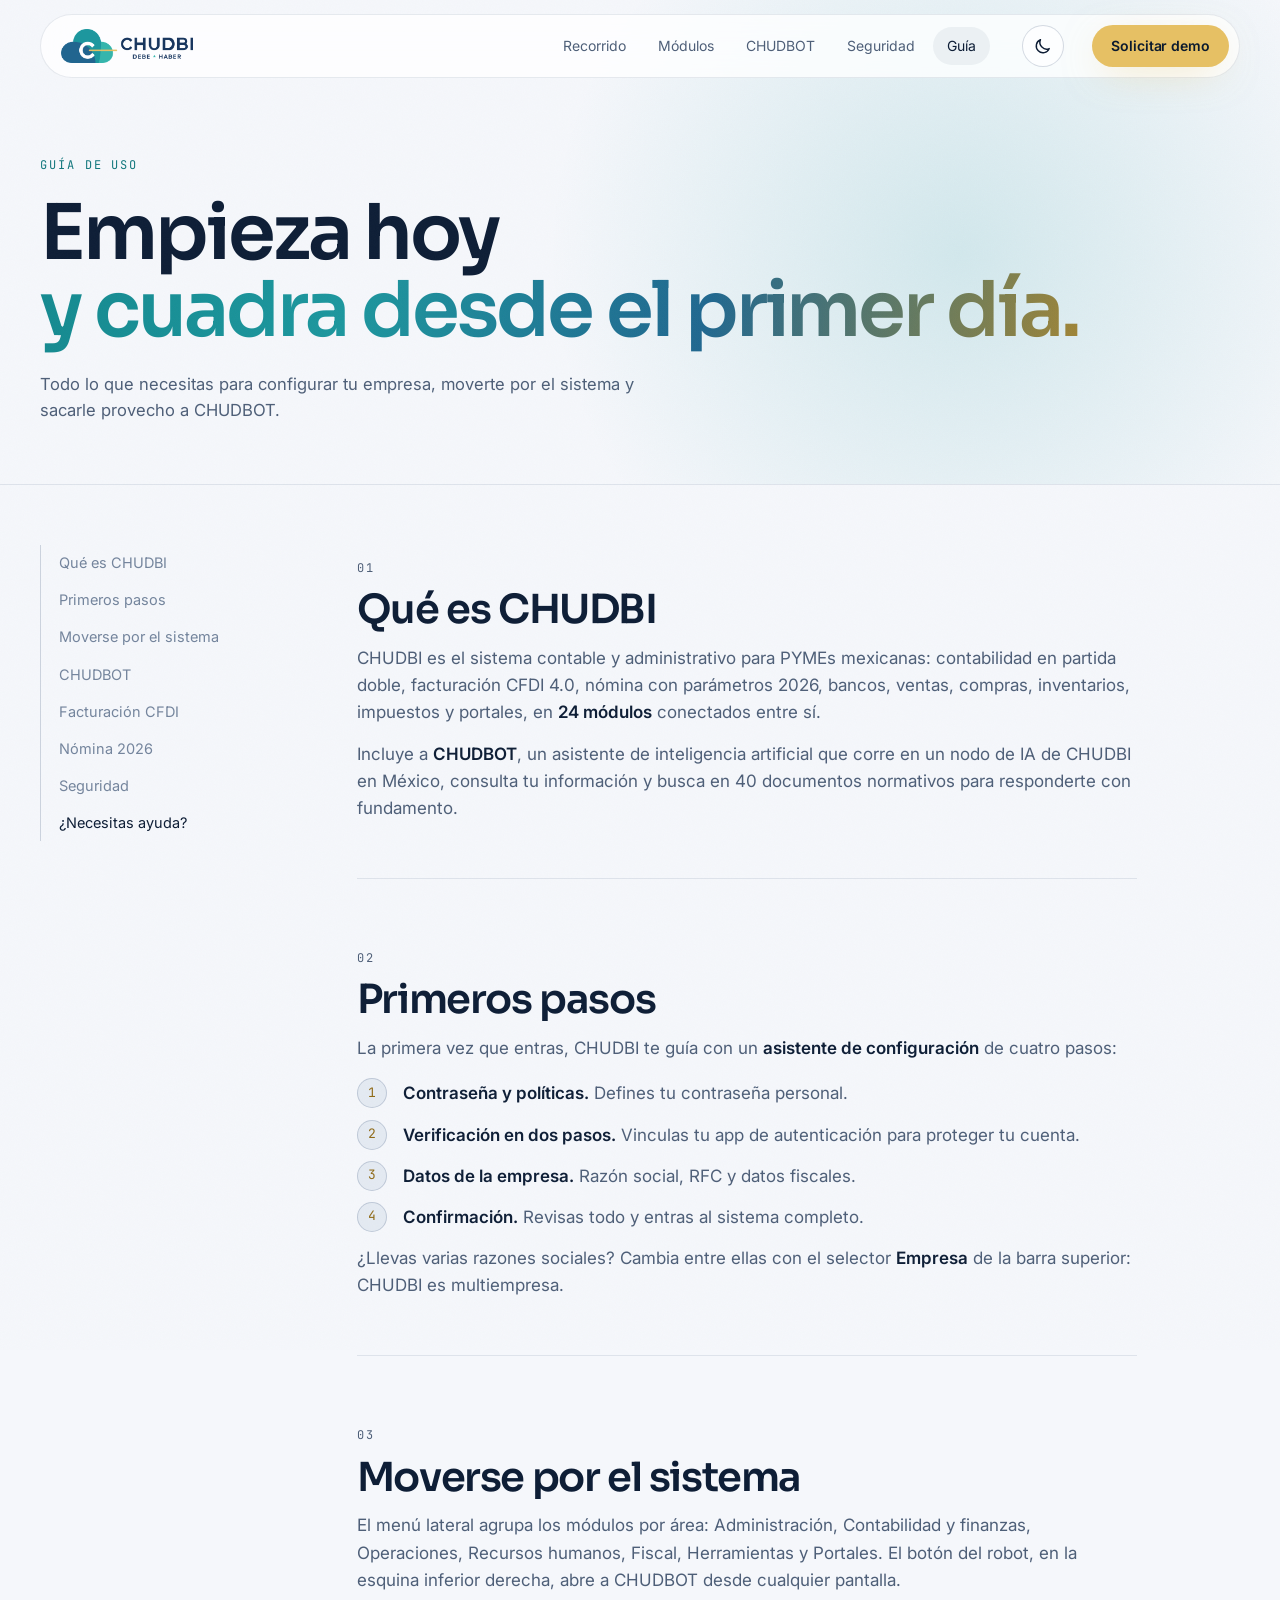
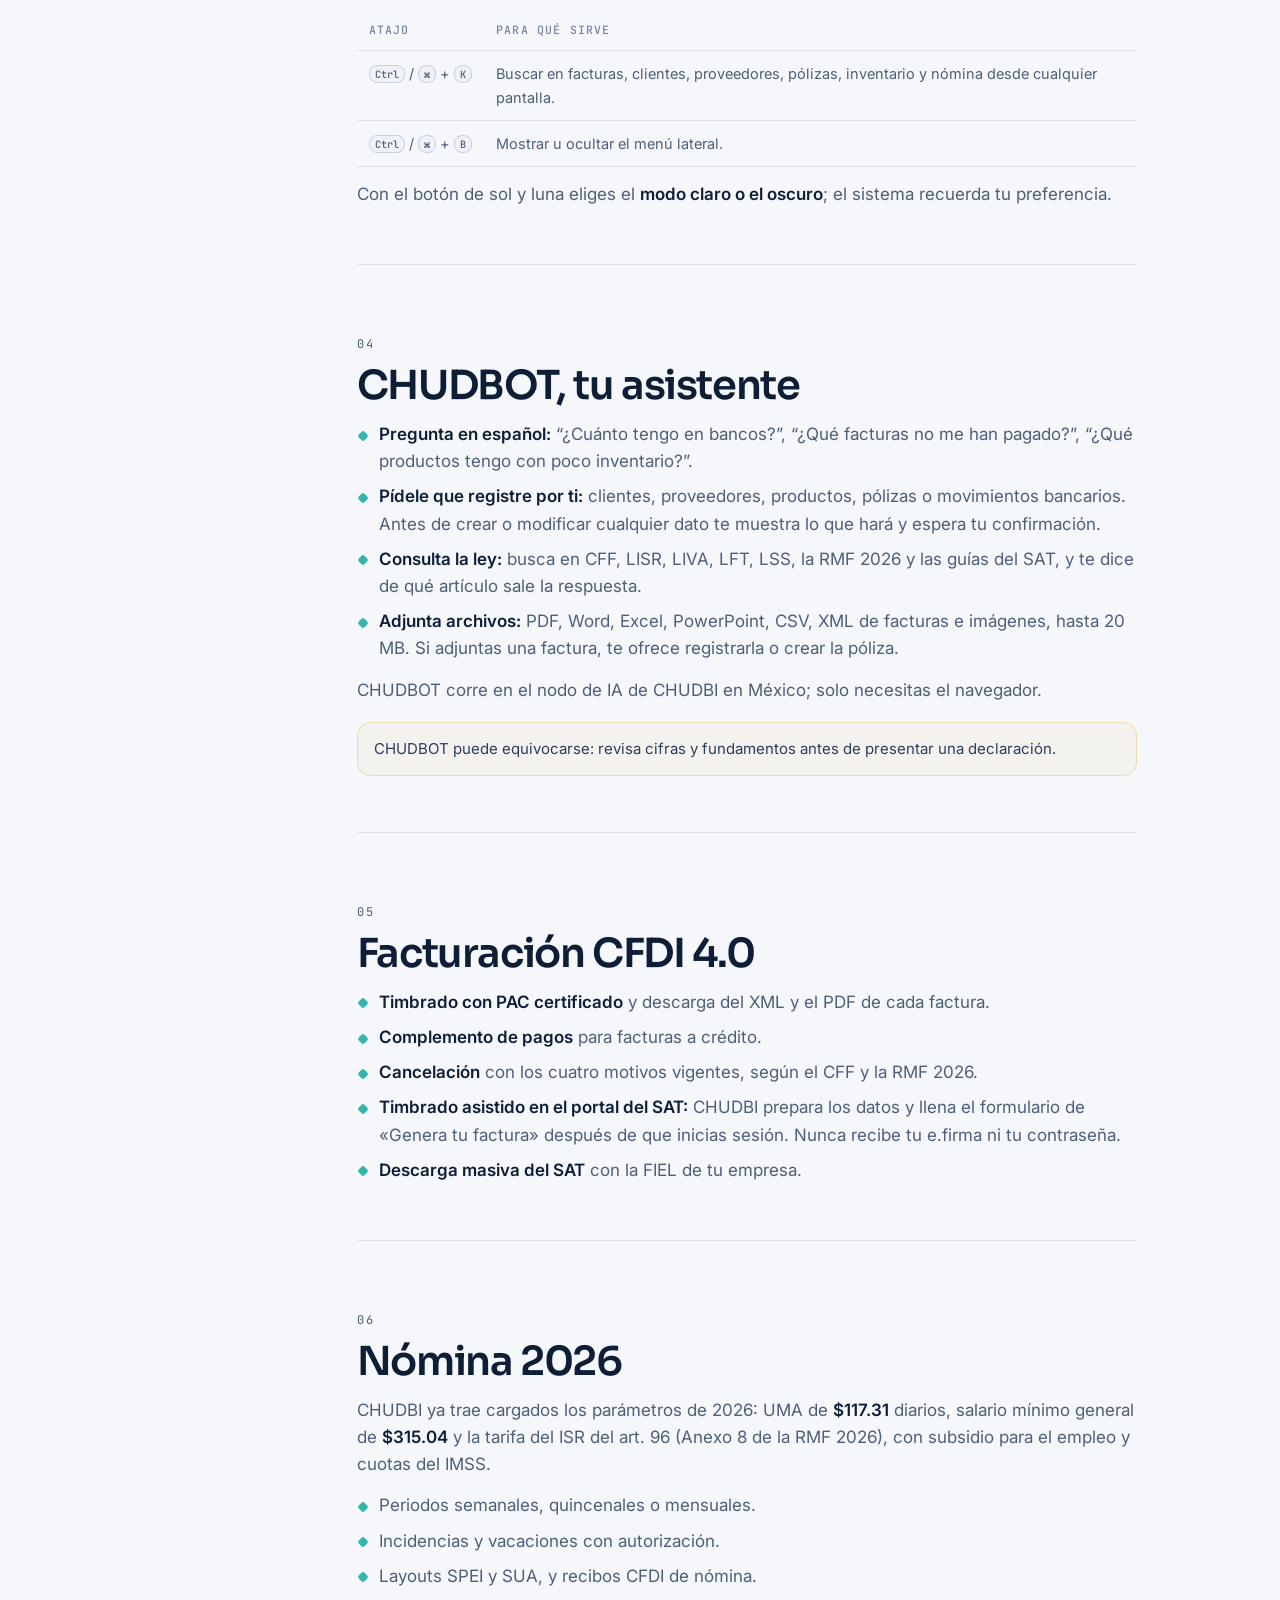
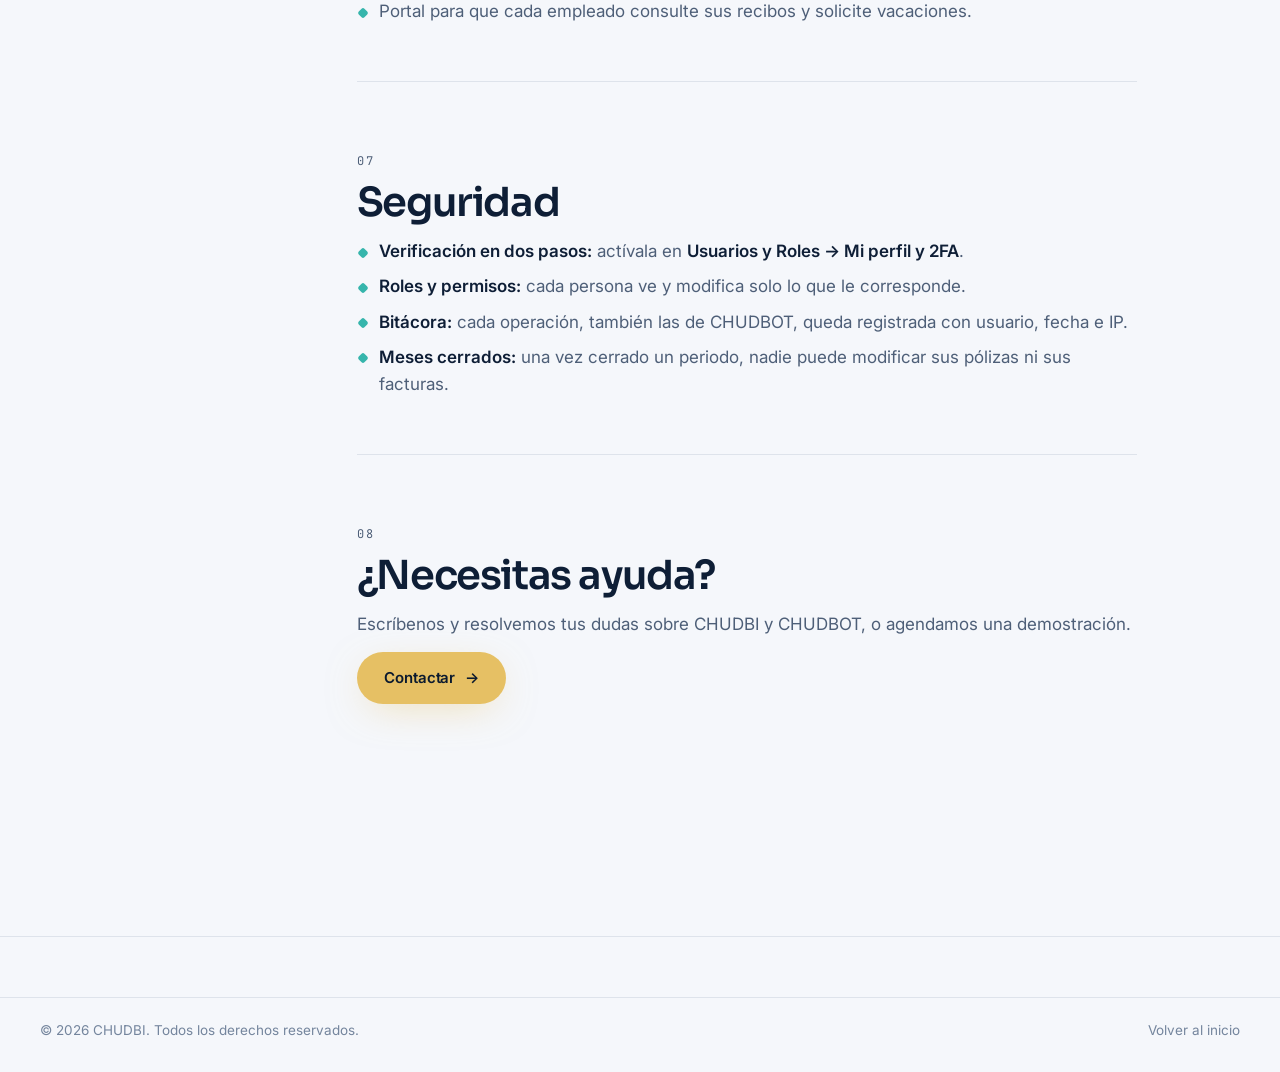
<file: documentacion.html>
<!DOCTYPE html>
<html lang="es-MX">
<head>
  <meta charset="UTF-8">
  <meta name="viewport" content="width=device-width, initial-scale=1.0">
  <title>Guía de uso de CHUDBI: primeros pasos, CFDI 4.0 y nómina 2026</title>
  <meta name="description" content="Guía de uso de CHUDBI: primeros pasos, cómo moverte por el sistema, CHUDBOT, facturación CFDI 4.0, nómina 2026 y seguridad.">
  <meta name="theme-color" content="#F5F7FB">
  <meta name="color-scheme" content="light dark">
  <link rel="canonical" href="https://www.chudbi.com.mx/documentacion.html">
  <meta property="og:type" content="article">
  <meta property="og:locale" content="es_MX">
  <meta property="og:site_name" content="CHUDBI">
  <meta property="og:title" content="Guía de uso de CHUDBI: primeros pasos, CFDI 4.0 y nómina 2026">
  <meta property="og:description" content="Cómo empezar en CHUDBI, moverte por el sistema, usar CHUDBOT, facturar con CFDI 4.0 y calcular la nómina 2026.">
  <meta property="og:url" content="https://www.chudbi.com.mx/documentacion.html">
  <meta property="og:image" content="https://www.chudbi.com.mx/assets/brand/og-image.jpg">
  <meta name="twitter:card" content="summary_large_image">
  <link rel="icon" type="image/png" href="assets/brand/favicon-64.png">
  <link rel="apple-touch-icon" href="assets/brand/apple-touch-icon.png">
  <link rel="preconnect" href="https://fonts.googleapis.com">
  <link rel="preconnect" href="https://fonts.gstatic.com" crossorigin>
  <link href="https://fonts.googleapis.com/css2?family=Inter:wght@400;500;600&family=JetBrains+Mono:wght@400;500&family=Sora:wght@400;500;600;700&display=swap" rel="stylesheet">
  <script>
    // Tema antes de pintar: lo que eligió la persona o, si no, el claro
    (function () {
      var d = document.documentElement, t = null;
      try { t = localStorage.getItem('chudbi-tema'); } catch (e) {}
      if (t !== 'light' && t !== 'dark') t = 'light';
      d.setAttribute('data-theme', t);
    })();
  </script>
  <link rel="stylesheet" href="assets/css/main.css">
  <style>
    html { scroll-behavior: smooth; }
    @media (prefers-reduced-motion: reduce) { html { scroll-behavior: auto; } }
    .docs-hero { position: relative; padding: 150px 0 60px; overflow: hidden; border-bottom: 1px solid var(--line); }
    .docs-hero::before { content: ''; position: absolute; inset: -40% -10% auto auto; width: 70vw; height: 70vw; border-radius: 50%; background: radial-gradient(circle, var(--glow-teal), transparent 65%); pointer-events: none; }
    .docs-hero h1 { font-family: var(--f-display); font-weight: 600; letter-spacing: -.04em; line-height: 1; font-size: clamp(2.6rem, 6vw, 5rem); margin-top: 18px; }
    .docs { display: grid; grid-template-columns: 240px minmax(0, 1fr); gap: clamp(32px, 6vw, 90px); padding-block: 60px 120px; }
    .docs-toc { position: sticky; top: 110px; align-self: start; display: grid; gap: 2px; border-left: 1px solid var(--line-2); padding-left: 18px; }
    .docs-toc a { color: var(--faint); font-size: 14.5px; padding: 6px 0; transition: color .2s; }
    .docs-toc a:hover, .docs-toc a.is-current { color: var(--text); }
    .docs-body { max-width: 780px; }
    .docs-body section { scroll-margin-top: 110px; padding-bottom: 56px; margin-bottom: 56px; border-bottom: 1px solid var(--line); }
    .docs-body section:last-child { border-bottom: 0; }
    .docs-body h2 { font-size: clamp(1.8rem, 3.2vw, 2.5rem); margin-top: 10px; }
    .docs-body p, .docs-body li { color: var(--muted); }
    .docs-body p { margin-top: 14px; }
    .docs-body strong { color: var(--text); font-weight: 600; }
    .docs-body ul.list { margin-top: 14px; display: grid; gap: 8px; }
    .docs-body ul.list li { position: relative; padding-left: 22px; }
    .docs-body ul.list li::before { content: ''; position: absolute; left: 2px; top: .62em; width: 8px; height: 8px; border-radius: 2px; transform: rotate(45deg); background: var(--mint); }
    .docs-body ol.steps { margin-top: 18px; display: grid; gap: 14px; counter-reset: paso; }
    .docs-body ol.steps > li { counter-increment: paso; position: relative; padding-left: 46px; }
    .docs-body ol.steps > li::before { content: counter(paso); position: absolute; left: 0; top: -2px; width: 30px; height: 30px; border-radius: 50%; display: grid; place-content: center; font-family: var(--f-mono); font-size: 13px; background: var(--bg-3); border: 1px solid var(--line-2); color: var(--gold-ink); }
    table { width: 100%; border-collapse: collapse; margin-top: 16px; font-size: 14.5px; }
    th, td { text-align: left; padding: 11px 12px; border-bottom: 1px solid var(--line); vertical-align: top; }
    th { font-family: var(--f-mono); font-size: 11.5px; font-weight: 500; letter-spacing: .1em; text-transform: uppercase; color: var(--faint); }
    td { color: var(--muted); }
    td:first-child { white-space: nowrap; }
    .table-wrap { overflow-x: auto; }
    .docs-body p.note { margin-top: 18px; padding: 14px 16px; border-radius: 14px; border: 1px solid rgba(230, 192, 100, .45); background: rgba(230, 192, 100, .08); color: var(--text-2); font-size: 15px; }
    .docs-cta { margin-top: 22px; }
    @media (max-width: 900px) {
      .docs { grid-template-columns: minmax(0, 1fr); }
      .docs-toc { position: static; border-left: 0; padding-left: 0; grid-template-columns: repeat(2, minmax(0, 1fr)); gap: 4px 16px; }
    }
  </style>
  <!-- Google tag (gtag.js) -->
  <script async src="https://www.googletagmanager.com/gtag/js?id=G-S3BDRFKE6S"></script>
  <script>
    window.dataLayer = window.dataLayer || [];
    function gtag(){dataLayer.push(arguments);}
    gtag('js', new Date());
    gtag('config', 'G-S3BDRFKE6S');
  </script>
</head>
<body>
  <a class="skip" href="#contenido">Saltar al contenido</a>
  <header class="nav is-solid" data-nav>
    <div class="nav-inner">
      <a href="index.html" class="nav-logo" aria-label="CHUDBI, volver al inicio">
        <img class="only-dark" src="assets/brand/logo-h-white.png" alt="CHUDBI · Debe Haber" width="900" height="231">
        <img class="only-light" src="assets/brand/logo-h.png" alt="CHUDBI · Debe Haber" width="900" height="231">
      </a>
      <nav class="nav-links" aria-label="Secciones">
        <a href="index.html#recorrido">Recorrido</a>
        <a href="index.html#modulos">Módulos</a>
        <a href="index.html#chudbot">CHUDBOT</a>
        <a href="index.html#seguridad">Seguridad</a>
        <a href="documentacion.html" class="is-current" aria-current="page">Guía</a>
      </nav>
      <button class="theme-toggle" type="button" data-theme-toggle aria-label="Cambiar a modo oscuro">
        <svg class="i-sun" viewBox="0 0 24 24" fill="none" stroke="currentColor" stroke-width="1.8" stroke-linecap="round" aria-hidden="true"><circle cx="12" cy="12" r="4.2"/><path d="M12 2.5v2.2M12 19.3v2.2M4.6 4.6l1.6 1.6M17.8 17.8l1.6 1.6M2.5 12h2.2M19.3 12h2.2M4.6 19.4l1.6-1.6M17.8 6.2l1.6-1.6"/></svg>
        <svg class="i-moon" viewBox="0 0 24 24" fill="none" stroke="currentColor" stroke-width="1.8" stroke-linecap="round" stroke-linejoin="round" aria-hidden="true"><path d="M20.5 14.6A8.5 8.5 0 0 1 9.4 3.5a8.5 8.5 0 1 0 11.1 11.1Z"/></svg>
      </button>
      <a href="index.html#contacto" class="btn btn-gold btn-sm"><span>Solicitar demo</span></a>
      <button class="nav-burger" aria-label="Abrir menú" aria-expanded="false" aria-controls="menu-movil"><span></span><span></span></button>
    </div>
    <div class="nav-mobile" id="menu-movil" hidden>
      <a href="index.html#recorrido">Recorrido</a>
      <a href="index.html#modulos">Módulos</a>
      <a href="index.html#chudbot">CHUDBOT</a>
      <a href="index.html#seguridad">Seguridad</a>
      <a href="index.html#contacto" class="btn btn-gold"><span>Solicitar demo</span></a>
    </div>
  </header>

  <main id="contenido">
    <div class="docs-hero">
      <div class="wrap">
        <p class="eyebrow">Guía de uso</p>
        <h1>Empieza hoy<br><span class="grad">y cuadra desde el primer día.</span></h1>
        <p class="lead">Todo lo que necesitas para configurar tu empresa, moverte por el sistema y sacarle provecho a CHUDBOT.</p>
      </div>
    </div>

    <div class="wrap docs">
      <nav class="docs-toc" aria-label="Contenido de la guía">
        <a href="#que-es">Qué es CHUDBI</a>
        <a href="#primeros-pasos">Primeros pasos</a>
        <a href="#moverse">Moverse por el sistema</a>
        <a href="#chudbot">CHUDBOT</a>
        <a href="#facturacion">Facturación CFDI</a>
        <a href="#nomina">Nómina 2026</a>
        <a href="#seguridad">Seguridad</a>
        <a href="#ayuda">¿Necesitas ayuda?</a>
      </nav>

      <div class="docs-body">
        <section id="que-es">
          <p class="eyebrow">01</p>
          <h2>Qué es CHUDBI</h2>
          <p>CHUDBI es el sistema contable y administrativo para PYMEs mexicanas: contabilidad en partida doble, facturación CFDI 4.0, nómina con parámetros 2026, bancos, ventas, compras, inventarios, impuestos y portales, en <strong>24 módulos</strong> conectados entre sí.</p>
          <p>Incluye a <strong>CHUDBOT</strong>, un asistente de inteligencia artificial que corre en un nodo de IA de CHUDBI en México, consulta tu información y busca en 40 documentos normativos para responderte con fundamento.</p>
        </section>

        <section id="primeros-pasos">
          <p class="eyebrow">02</p>
          <h2>Primeros pasos</h2>
          <p>La primera vez que entras, CHUDBI te guía con un <strong>asistente de configuración</strong> de cuatro pasos:</p>
          <ol class="steps">
            <li><strong>Contraseña y políticas.</strong> Defines tu contraseña personal.</li>
            <li><strong>Verificación en dos pasos.</strong> Vinculas tu app de autenticación para proteger tu cuenta.</li>
            <li><strong>Datos de la empresa.</strong> Razón social, RFC y datos fiscales.</li>
            <li><strong>Confirmación.</strong> Revisas todo y entras al sistema completo.</li>
          </ol>
          <p>¿Llevas varias razones sociales? Cambia entre ellas con el selector <strong>Empresa</strong> de la barra superior: CHUDBI es multiempresa.</p>
        </section>

        <section id="moverse">
          <p class="eyebrow">03</p>
          <h2>Moverse por el sistema</h2>
          <p>El menú lateral agrupa los módulos por área: Administración, Contabilidad y finanzas, Operaciones, Recursos humanos, Fiscal, Herramientas y Portales. El botón del robot, en la esquina inferior derecha, abre a CHUDBOT desde cualquier pantalla.</p>
          <div class="table-wrap">
            <table>
              <thead><tr><th>Atajo</th><th>Para qué sirve</th></tr></thead>
              <tbody>
                <tr><td><kbd>Ctrl</kbd> / <kbd>⌘</kbd> + <kbd>K</kbd></td><td>Buscar en facturas, clientes, proveedores, pólizas, inventario y nómina desde cualquier pantalla.</td></tr>
                <tr><td><kbd>Ctrl</kbd> / <kbd>⌘</kbd> + <kbd>B</kbd></td><td>Mostrar u ocultar el menú lateral.</td></tr>
              </tbody>
            </table>
          </div>
          <p>Con el botón de sol y luna eliges el <strong>modo claro o el oscuro</strong>; el sistema recuerda tu preferencia.</p>
        </section>

        <section id="chudbot">
          <p class="eyebrow">04</p>
          <h2>CHUDBOT, tu asistente</h2>
          <ul class="list">
            <li><strong>Pregunta en español:</strong> “¿Cuánto tengo en bancos?”, “¿Qué facturas no me han pagado?”, “¿Qué productos tengo con poco inventario?”.</li>
            <li><strong>Pídele que registre por ti:</strong> clientes, proveedores, productos, pólizas o movimientos bancarios. Antes de crear o modificar cualquier dato te muestra lo que hará y espera tu confirmación.</li>
            <li><strong>Consulta la ley:</strong> busca en CFF, LISR, LIVA, LFT, LSS, la RMF 2026 y las guías del SAT, y te dice de qué artículo sale la respuesta.</li>
            <li><strong>Adjunta archivos:</strong> PDF, Word, Excel, PowerPoint, CSV, XML de facturas e imágenes, hasta 20 MB. Si adjuntas una factura, te ofrece registrarla o crear la póliza.</li>
          </ul>
          <p>CHUDBOT corre en el nodo de IA de CHUDBI en México; solo necesitas el navegador.</p>
          <p class="note">CHUDBOT puede equivocarse: revisa cifras y fundamentos antes de presentar una declaración.</p>
        </section>

        <section id="facturacion">
          <p class="eyebrow">05</p>
          <h2>Facturación CFDI 4.0</h2>
          <ul class="list">
            <li><strong>Timbrado con PAC certificado</strong> y descarga del XML y el PDF de cada factura.</li>
            <li><strong>Complemento de pagos</strong> para facturas a crédito.</li>
            <li><strong>Cancelación</strong> con los cuatro motivos vigentes, según el CFF y la RMF 2026.</li>
            <li><strong>Timbrado asistido en el portal del SAT:</strong> CHUDBI prepara los datos y llena el formulario de «Genera tu factura» después de que inicias sesión. Nunca recibe tu e.firma ni tu contraseña.</li>
            <li><strong>Descarga masiva del SAT</strong> con la FIEL de tu empresa.</li>
          </ul>
        </section>

        <section id="nomina">
          <p class="eyebrow">06</p>
          <h2>Nómina 2026</h2>
          <p>CHUDBI ya trae cargados los parámetros de 2026: UMA de <strong>$117.31</strong> diarios, salario mínimo general de <strong>$315.04</strong> y la tarifa del ISR del art. 96 (Anexo 8 de la RMF 2026), con subsidio para el empleo y cuotas del IMSS.</p>
          <ul class="list">
            <li>Periodos semanales, quincenales o mensuales.</li>
            <li>Incidencias y vacaciones con autorización.</li>
            <li>Layouts SPEI y SUA, y recibos CFDI de nómina.</li>
            <li>Portal para que cada empleado consulte sus recibos y solicite vacaciones.</li>
          </ul>
        </section>

        <section id="seguridad">
          <p class="eyebrow">07</p>
          <h2>Seguridad</h2>
          <ul class="list">
            <li><strong>Verificación en dos pasos:</strong> actívala en <strong>Usuarios y Roles → Mi perfil y 2FA</strong>.</li>
            <li><strong>Roles y permisos:</strong> cada persona ve y modifica solo lo que le corresponde.</li>
            <li><strong>Bitácora:</strong> cada operación, también las de CHUDBOT, queda registrada con usuario, fecha e IP.</li>
            <li><strong>Meses cerrados:</strong> una vez cerrado un periodo, nadie puede modificar sus pólizas ni sus facturas.</li>
          </ul>
        </section>

        <section id="ayuda">
          <p class="eyebrow">08</p>
          <h2>¿Necesitas ayuda?</h2>
          <p>Escríbenos y resolvemos tus dudas sobre CHUDBI y CHUDBOT, o agendamos una demostración.</p>
          <p class="docs-cta"><a href="index.html#contacto" class="btn btn-gold"><span>Contactar</span><i class="arrow" aria-hidden="true">→</i></a></p>
        </section>
      </div>
    </div>
  </main>

  <footer class="footer">
    <div class="wrap footer-bottom">
      <p>© 2026 CHUDBI. Todos los derechos reservados.</p>
      <p><a href="index.html">Volver al inicio</a></p>
    </div>
  </footer>

  <script>
    (() => {
      const burger = document.querySelector('.nav-burger');
      const menu = document.getElementById('menu-movil');
      burger.addEventListener('click', () => {
        const open = burger.getAttribute('aria-expanded') !== 'true';
        burger.setAttribute('aria-expanded', String(open));
        burger.setAttribute('aria-label', open ? 'Cerrar menú' : 'Abrir menú');
        menu.hidden = !open;
      });
      const links = Array.from(document.querySelectorAll('.docs-toc a'));
      const obs = new IntersectionObserver((entries) => {
        entries.forEach((e) => {
          if (e.isIntersecting) links.forEach((a) => a.classList.toggle('is-current', a.getAttribute('href') === '#' + e.target.id));
        });
      }, { rootMargin: '-30% 0px -60% 0px' });
      document.querySelectorAll('.docs-body section').forEach((s) => obs.observe(s));
    })();
  </script>
  <script src="assets/js/tema.js" defer></script>
</body>
</html>
</file>
<file: assets/css/main.css>
/* =====================================================================
   CHUDBI · Landing
   Paleta tomada del isotipo: navy #18365E · azul #21658F · teal #1D979E
   menta #36B5AC · oro #E6C064
   ===================================================================== */

:root {
  --navy: #18365E;
  --blue: #21658F;
  --teal: #1D979E;
  --mint: #36B5AC;
  --mint-l: #5FD4C8;
  --gold: #E6C064;
  --gold-l: #F1D592;
  --grad-cool: linear-gradient(135deg, var(--blue), var(--teal) 55%, var(--mint));

  --f-display: 'Sora', 'Inter', system-ui, sans-serif;
  --f-body: 'Inter', system-ui, -apple-system, 'Segoe UI', sans-serif;
  --f-mono: 'JetBrains Mono', ui-monospace, 'Cascadia Code', monospace;

  --gutter: clamp(16px, 4vw, 40px);
  --max: 1280px;
  --radius: 20px;
  --ease: cubic-bezier(.22, 1, .36, 1);
}

/* Grafito (claro): tema por defecto */
:root, [data-theme="light"] {
  color-scheme: light;
  --bg: #F5F7FB;
  --bg-2: #EDF1F7;
  --bg-3: #E4EAF2;
  --surface: #FFFFFF;
  --surface-2: #EEF2F7;
  --line: rgba(24, 54, 94, .10);
  --line-2: rgba(24, 54, 94, .18);
  --text: #0E1E36;
  --text-2: #2C3E57;
  --strong: #0E1E36;
  --muted: #4E5F78;
  --faint: #74859D;
  --accent-text: #11777D;
  --gold-ink: #8F6A17;
  --gold-text: #7E5B10;
  --guard-text: #B4433B;
  --grad: linear-gradient(100deg, #158A90 0%, #1D979E 30%, #21658F 64%, #B0832A 100%);

  --nav-bg: rgba(255, 255, 255, .78);
  --menu-bg: rgba(255, 255, 255, .97);
  --hover: rgba(24, 54, 94, .06);
  --ghost-bg: rgba(255, 255, 255, .7);
  --ghost-hover: #FFFFFF;
  --card-grad: linear-gradient(180deg, #FFFFFF, #FAFBFD);
  --card-grad-2: linear-gradient(170deg, #FFFFFF, #F6F8FC 60%);
  --panel: linear-gradient(170deg, #FFFFFF, #F8FAFD);
  --chat-bg: linear-gradient(180deg, #FFFFFF, #F7F9FC);
  --form-bg: linear-gradient(170deg, rgba(255, 255, 255, .96), rgba(247, 249, 252, .96));
  --input-bg: #F5F7FB;
  --input-bg-focus: #FFFFFF;
  --bubble-bg: #F0F3F8;
  --chrome-bg: linear-gradient(180deg, #F4F7FA, #E9EEF4);
  --source-bg: rgba(33, 101, 143, .10);
  --source-text: #1B4E73;

  --shadow-xl: 0 50px 120px -40px rgba(24, 54, 94, .38);
  --shadow-lg: 0 40px 100px -40px rgba(24, 54, 94, .35);
  --shadow-md: 0 24px 60px -30px rgba(24, 54, 94, .3);
  --float-shadow: drop-shadow(0 18px 28px rgba(24, 54, 94, .22));
  --glow-teal: rgba(29, 151, 158, .16);
  --aurora-1: rgba(33, 101, 143, .30);
  --aurora-2: rgba(29, 151, 158, .30);
  --aurora-3: rgba(230, 192, 100, .38);
  --aurora-op: .75;
  --spot: rgba(29, 151, 158, .10);
  --loader-bg: radial-gradient(60% 60% at 50% 45%, #FFFFFF 0%, #EDF1F7 75%);
  --loader-text: #18365E;
  --grain-op: .025;
  --footer-word: linear-gradient(180deg, rgba(24, 54, 94, .13), rgba(24, 54, 94, 0) 85%);
}

/* Medianoche (oscuro) */
[data-theme="dark"] {
  color-scheme: dark;
  --bg: #050B16;
  --bg-2: #08111F;
  --bg-3: #0C182B;
  --surface: rgba(255, 255, 255, .035);
  --surface-2: rgba(255, 255, 255, .06);
  --line: rgba(150, 185, 225, .12);
  --line-2: rgba(150, 185, 225, .22);
  --text: #EAF1F8;
  --text-2: #C7D4E4;
  --strong: #FFFFFF;
  --muted: #93A7C0;
  --faint: #5F7593;
  --accent-text: #5FD4C8;
  --gold-ink: #E6C064;
  --gold-text: #F1D592;
  --guard-text: #F3A49E;
  --grad: linear-gradient(100deg, #5FD4C8 0%, #36B5AC 38%, #E6C064 100%);

  --nav-bg: rgba(8, 17, 31, .72);
  --menu-bg: rgba(8, 17, 31, .94);
  --hover: rgba(255, 255, 255, .06);
  --ghost-bg: rgba(255, 255, 255, .04);
  --ghost-hover: rgba(255, 255, 255, .08);
  --card-grad: linear-gradient(180deg, rgba(255, 255, 255, .04), rgba(255, 255, 255, .01));
  --card-grad-2: linear-gradient(170deg, rgba(255, 255, 255, .055), rgba(255, 255, 255, .012) 60%);
  --panel: linear-gradient(170deg, rgba(14, 27, 46, .95), rgba(8, 17, 31, .95));
  --chat-bg: linear-gradient(180deg, rgba(14, 27, 46, .92), rgba(8, 16, 30, .96));
  --form-bg: linear-gradient(170deg, rgba(16, 30, 52, .85), rgba(8, 16, 30, .9));
  --input-bg: rgba(255, 255, 255, .03);
  --input-bg-focus: rgba(255, 255, 255, .05);
  --bubble-bg: rgba(255, 255, 255, .05);
  --chrome-bg: linear-gradient(180deg, #111F35, #0C1729);
  --source-bg: rgba(33, 101, 143, .35);
  --source-text: #BFE1F5;

  --shadow-xl: 0 60px 140px -30px rgba(0, 0, 0, .9);
  --shadow-lg: 0 50px 120px -30px rgba(0, 0, 0, .9);
  --shadow-md: 0 30px 70px -30px rgba(0, 0, 0, .8);
  --float-shadow: drop-shadow(0 24px 40px rgba(0, 0, 0, .55));
  --glow-teal: rgba(29, 151, 158, .35);
  --aurora-1: rgba(33, 101, 143, .75);
  --aurora-2: rgba(29, 151, 158, .6);
  --aurora-3: rgba(230, 192, 100, .22);
  --aurora-op: .55;
  --spot: rgba(95, 212, 200, .10);
  --loader-bg: radial-gradient(60% 60% at 50% 45%, #0B1A30 0%, #050B16 70%);
  --loader-text: #FFFFFF;
  --grain-op: .05;
  --footer-word: linear-gradient(180deg, rgba(234, 241, 248, .16), rgba(234, 241, 248, 0) 85%);
}


*, *::before, *::after { box-sizing: border-box; }
html { -webkit-text-size-adjust: 100%; scroll-behavior: auto; -webkit-tap-highlight-color: transparent; overflow-x: clip; }
body {
  margin: 0;
  background: var(--bg);
  color: var(--text);
  font-family: var(--f-body);
  font-size: 17px;
  line-height: 1.6;
  -webkit-font-smoothing: antialiased;
  text-rendering: optimizeLegibility;
  overflow-x: clip;
}
img, svg { display: block; max-width: 100%; }
a { color: inherit; text-decoration: none; }
button, input, textarea { font: inherit; color: inherit; }
h1, h2, h3, p, ul, ol, figure { margin: 0; }
ul, ol { padding: 0; list-style: none; }
code { font-family: var(--f-mono); font-size: .88em; color: var(--accent-text); }
kbd {
  font-family: var(--f-mono); font-size: .7em; font-weight: 500; padding: .15em .5em; border-radius: 8px;
  border: 1px solid var(--line-2); background: var(--surface-2); vertical-align: .15em;
}
::selection { background: rgba(54, 181, 172, .35); color: #fff; }
:focus-visible { outline: 2px solid var(--gold); outline-offset: 3px; border-radius: 6px; }

/* Grano fílmico sutil sobre todo */
body::after {
  content: ''; position: fixed; inset: -50%; z-index: 90; pointer-events: none; opacity: var(--grain-op);
  background-image: url("data:image/svg+xml,%3Csvg xmlns='http://www.w3.org/2000/svg' width='160' height='160'%3E%3Cfilter id='n'%3E%3CfeTurbulence type='fractalNoise' baseFrequency='.85' numOctaves='3' stitchTiles='stitch'/%3E%3C/filter%3E%3Crect width='100%25' height='100%25' filter='url(%23n)'/%3E%3C/svg%3E");
}

.wrap { width: 100%; max-width: var(--max); margin-inline: auto; padding-inline: var(--gutter); }
.skip { position: absolute; left: -9999px; top: 8px; z-index: 200; background: var(--gold); color: var(--navy); padding: 8px 14px; border-radius: 10px; font-weight: 600; }
.skip:focus { left: 8px; }

/* ---------- Tipografía ---------- */
.eyebrow {
  font-family: var(--f-mono); font-size: 12px; letter-spacing: .16em; text-transform: uppercase;
  color: var(--accent-text); display: inline-flex; align-items: center; gap: 10px;
}
h2 {
  font-family: var(--f-display); font-weight: 600; letter-spacing: -.035em; line-height: 1.02;
  font-size: clamp(2.2rem, 5vw, 4.4rem); margin-top: 18px;
}
h3 { font-family: var(--f-display); font-weight: 600; letter-spacing: -.02em; line-height: 1.15; }
.muted { color: var(--faint); }
.grad { background: var(--grad); -webkit-background-clip: text; background-clip: text; color: transparent; }
.lead { color: var(--muted); font-size: clamp(1.02rem, 1.3vw, 1.2rem); max-width: 640px; margin-top: 22px; }
.fine { color: var(--faint); font-size: 13px; line-height: 1.55; margin-top: 18px; }
.section-head { margin-bottom: clamp(40px, 6vw, 72px); }

/* ---------- Botones ---------- */
.btn {
  position: relative; display: inline-flex; align-items: center; justify-content: center; gap: 10px;
  height: 52px; padding: 0 26px; border-radius: 999px; font-weight: 600; font-size: 15px; letter-spacing: -.005em;
  border: 1px solid transparent; cursor: pointer; overflow: hidden; isolation: isolate;
  transition: transform .5s var(--ease), box-shadow .5s var(--ease), background-color .3s, border-color .3s;
  will-change: transform;
}
.btn > span, .btn > .arrow { position: relative; z-index: 1; }
.btn .arrow { font-style: normal; transition: transform .4s var(--ease); }
.btn:hover .arrow { transform: translateX(4px); }
.btn-gold { background: var(--gold); color: #0B1A2E; box-shadow: 0 10px 40px -12px rgba(230, 192, 100, .55); }
.btn-gold::before {
  content: ''; position: absolute; inset: 0; z-index: 0;
  background: linear-gradient(110deg, transparent 20%, rgba(255, 255, 255, .55) 45%, transparent 70%);
  transform: translateX(-120%); transition: transform .9s var(--ease);
}
.btn-gold:hover::before { transform: translateX(120%); }
.btn-gold:hover { box-shadow: 0 16px 50px -12px rgba(230, 192, 100, .75); }
.btn-ghost { background: var(--ghost-bg); border-color: var(--line-2); color: var(--text); backdrop-filter: blur(8px); }
.btn-ghost:hover { background: var(--ghost-hover); border-color: rgba(54, 181, 172, .55); }
.btn-sm { height: 42px; padding: 0 18px; font-size: 14px; }
.btn-block { width: 100%; }

/* =====================================================================
   Loader: el isotipo se arma por capas
   ===================================================================== */
.loader { display: none; }
.js .loader {
  position: fixed; inset: 0; z-index: 150; display: grid; place-content: center; justify-items: center; gap: 28px;
  background: var(--loader-bg);
  animation: loaderSafety .6s 4.5s forwards;
}
@keyframes loaderSafety { to { opacity: 0; visibility: hidden; } }
.loader-mark { position: relative; width: min(300px, 62vw); aspect-ratio: 640 / 388; }
.lm { position: absolute; inset: 0; width: 100%; height: 100%; }
.loader-word {
  font-family: var(--f-display); font-weight: 600; letter-spacing: .38em; font-size: clamp(13px, 2.4vw, 18px);
  color: var(--loader-text); display: flex; gap: .05em; padding-left: .38em;
}
.loader-word span { display: inline-block; }
.loader-word .tri { color: var(--mint); margin: 0 .55em; font-size: .8em; transform: translateY(.1em); }

/* =====================================================================
   Navegación
   ===================================================================== */
.nav {
  position: fixed; inset: 0 0 auto 0; z-index: 100; padding: 14px var(--gutter);
  transition: transform .6s var(--ease);
}
.nav.is-hidden { transform: translateY(-110%); }
.nav-inner {
  max-width: var(--max); margin: 0 auto; display: flex; align-items: center; gap: 28px;
  padding: 10px 10px 10px 20px; border-radius: 999px; border: 1px solid transparent;
  transition: background-color .5s, border-color .5s, backdrop-filter .5s;
}
.nav.is-solid .nav-inner {
  background: var(--nav-bg); border-color: var(--line); backdrop-filter: blur(18px) saturate(140%);
  -webkit-backdrop-filter: blur(18px) saturate(140%);
}
.nav-logo img { height: 34px; width: auto; }
.nav-links { display: flex; gap: 4px; margin-left: auto; }
.nav-links a {
  font-size: 14px; color: var(--muted); padding: 8px 14px; border-radius: 999px; transition: color .25s, background-color .25s;
}
.nav-links a:hover, .nav-links a.is-current { color: var(--text); background: var(--hover); }
.nav-burger { display: none; }
.nav-mobile { display: none; }

@media (max-width: 900px) {
  .nav-links, .nav-inner > .btn { display: none; }
  .nav-inner { padding-left: 16px; }
  .nav-burger {
    display: grid; place-content: center; gap: 6px; margin-left: auto; width: 44px; height: 44px; border-radius: 50%;
    background: var(--hover); border: 1px solid var(--line); cursor: pointer;
  }
  .nav-burger span { display: block; width: 18px; height: 1.5px; background: var(--text); transition: transform .4s var(--ease); }
  .nav-burger[aria-expanded="true"] span:first-child { transform: translateY(3.75px) rotate(45deg); }
  .nav-burger[aria-expanded="true"] span:last-child { transform: translateY(-3.75px) rotate(-45deg); }
  .nav-mobile:not([hidden]) {
    display: flex; flex-direction: column; gap: 4px; margin-top: 10px; padding: 14px; border-radius: 24px;
    background: var(--menu-bg); border: 1px solid var(--line); backdrop-filter: blur(18px);
  }
  .nav-mobile a:not(.btn) { padding: 12px 14px; border-radius: 14px; font-size: 17px; }
  .nav-mobile a:not(.btn):hover { background: var(--hover); }
  .nav-mobile .btn { margin-top: 8px; }
  .nav-logo img { height: 30px; }
}

/* =====================================================================
   Hero
   ===================================================================== */
.hero { position: relative; padding: clamp(118px, 15vh, 160px) 0 0; overflow: hidden; isolation: isolate; }
.hero-bg { position: absolute; inset: 0; z-index: -1; pointer-events: none; }
.aurora { position: absolute; border-radius: 50%; filter: blur(90px); opacity: var(--aurora-op); }
.a1 { width: 60vw; height: 60vw; left: -18vw; top: -22vw; background: radial-gradient(circle, var(--aurora-1), transparent 65%); animation: drift1 22s ease-in-out infinite alternate; }
.a2 { width: 50vw; height: 50vw; right: -14vw; top: 4vw; background: radial-gradient(circle, var(--aurora-2), transparent 65%); animation: drift2 26s ease-in-out infinite alternate; }
.a3 { width: 34vw; height: 34vw; left: 38vw; top: 30vw; background: radial-gradient(circle, var(--aurora-3), transparent 65%); animation: drift1 30s ease-in-out infinite alternate-reverse; }
@keyframes drift1 { to { transform: translate3d(8vw, 6vw, 0) scale(1.12); } }
@keyframes drift2 { to { transform: translate3d(-6vw, 8vw, 0) scale(.9); } }
.grid-lines {
  position: absolute; inset: 0;
  background-image: linear-gradient(var(--line) 1px, transparent 1px), linear-gradient(90deg, var(--line) 1px, transparent 1px);
  background-size: 72px 72px;
  mask-image: radial-gradient(70% 55% at 50% 30%, #000 0%, transparent 75%);
  -webkit-mask-image: radial-gradient(70% 55% at 50% 30%, #000 0%, transparent 75%);
  opacity: .5;
}
.spot {
  position: absolute; inset: 0;
  background: radial-gradient(520px circle at var(--mx, 50%) var(--my, 30%), var(--spot), transparent 60%);
}
.hero-copy { text-align: center; display: flex; flex-direction: column; align-items: center; }
.hero-eyebrow {
  padding: 9px 18px; border-radius: 999px; border: 1px solid var(--line-2); background: var(--ghost-bg);
  color: var(--text-2); letter-spacing: .22em; font-size: 11.5px; font-weight: 500;
}
@keyframes pulse { 50% { box-shadow: 0 0 0 8px rgba(54, 181, 172, 0); } }
.hero-title {
  font-family: var(--f-display); font-weight: 600; letter-spacing: -.045em; line-height: .98;
  font-size: clamp(2.7rem, 7.4vw, 6.4rem); margin-top: 24px;
}
.hero-title .line { display: block; }
.hero-title .grad { padding-bottom: .08em; }
.w { display: inline-block; overflow: hidden; vertical-align: top; padding-bottom: .12em; margin-bottom: -.12em; }
.w > span { display: inline-block; }
.hero-sub { max-width: 720px; color: var(--muted); font-size: clamp(1.02rem, 1.3vw, 1.18rem); margin-top: 24px; }
.hero-sub strong { color: var(--text); font-weight: 600; }
.hero-ctas { display: flex; flex-wrap: wrap; gap: 12px; justify-content: center; margin-top: 32px; }
.hero-facts { display: flex; flex-wrap: wrap; justify-content: center; gap: 8px 28px; margin-top: 30px; color: var(--muted); font-size: 14px; }
.hero-facts li { display: flex; align-items: baseline; gap: 6px; }
.hero-facts li + li::before { content: ''; width: 4px; height: 4px; border-radius: 50%; background: var(--faint); margin-right: 22px; align-self: center; }
.hero-facts b { color: var(--text); font-family: var(--f-display); font-weight: 600; }

.hero-stage { position: relative; max-width: 1240px; margin: clamp(44px, 6vw, 72px) auto 0; padding: 0 var(--gutter); perspective: 1800px; }
.hero-frame {
  position: relative; border-radius: 18px; overflow: hidden; transform-origin: 50% 0%;
  border: 1px solid var(--line-2); background: var(--bg-2);
  box-shadow: 0 0 0 1px rgba(255, 255, 255, .03), var(--shadow-xl), 0 0 120px -20px var(--glow-teal);
  transform: rotateX(16deg) scale(.94);
}
.chrome {
  display: flex; align-items: center; gap: 7px; height: 36px; padding: 0 14px;
  background: var(--chrome-bg); border-bottom: 1px solid var(--line);
}
.chrome i { width: 10px; height: 10px; border-radius: 50%; background: #2A3A52; }
.chrome i:nth-child(1) { background: #E5675F; } .chrome i:nth-child(2) { background: #E6C064; } .chrome i:nth-child(3) { background: #36B5AC; }
.chrome span { margin: 0 auto; font-family: var(--f-mono); font-size: 11px; color: var(--faint); padding-right: 44px; }
.hero-frame > img { width: 100%; height: auto; }
.frame-glare { position: absolute; inset: 0; pointer-events: none; background: linear-gradient(115deg, rgba(255, 255, 255, .09) 0%, transparent 32%); }
.hero-stage::after {
  content: ''; position: absolute; left: 0; right: 0; bottom: -2px; height: 45%; pointer-events: none;
  background: linear-gradient(180deg, transparent, var(--bg) 92%);
}
.float { position: absolute; z-index: 2; width: clamp(64px, 9vw, 130px); height: auto; filter: var(--float-shadow); pointer-events: none; }
.f-bot { left: -1%; top: 6%; width: clamp(84px, 12vw, 170px); }
.f-chart { right: 0; top: -6%; }
.f-money { left: 6%; top: 52%; width: clamp(56px, 7vw, 104px); }
.f-doc { right: 4%; top: 46%; width: clamp(52px, 6.5vw, 96px); }
.f-lock { left: 24%; top: -9%; width: clamp(44px, 5vw, 76px); opacity: .9; }
.f-chain { right: 22%; top: 70%; width: clamp(50px, 6vw, 90px); opacity: .9; }
.scroll-cue { position: absolute; left: 50%; bottom: 28px; transform: translateX(-50%); z-index: 3; width: 26px; height: 42px; border-radius: 14px; border: 1.5px solid var(--line-2); }
.scroll-cue span { position: absolute; left: 50%; top: 8px; width: 3px; height: 8px; margin-left: -1.5px; border-radius: 2px; background: var(--gold); animation: cue 2s var(--ease) infinite; }
@keyframes cue { 0% { opacity: 0; transform: translateY(0); } 30% { opacity: 1; } 100% { opacity: 0; transform: translateY(14px); } }
@media (max-width: 700px) {
  .float.f-lock, .float.f-chain, .float.f-doc { display: none; }
  .hero-facts li + li::before { display: none; }
  .hero-facts { gap: 8px 18px; }
  .scroll-cue { display: none; }
}

/* =====================================================================
   Marquesina normativa
   ===================================================================== */
.ticker { padding: clamp(56px, 8vw, 96px) 0 clamp(40px, 6vw, 72px); border-block: 1px solid var(--line); overflow: hidden; background: linear-gradient(180deg, var(--bg), var(--bg-2)); }
.ticker-label { display: flex; justify-content: center; text-align: center; padding: 0 var(--gutter); margin-bottom: 30px; color: var(--muted); }
.marquee { display: flex; overflow: hidden; mask-image: linear-gradient(90deg, transparent, #000 10%, #000 90%, transparent); -webkit-mask-image: linear-gradient(90deg, transparent, #000 10%, #000 90%, transparent); }
.marquee + .marquee { margin-top: 14px; }
.marquee-track { display: flex; flex: none; gap: 14px; padding-right: 14px; }
.marquee-track span {
  flex: none; white-space: nowrap; font-family: var(--f-display); font-size: clamp(1rem, 1.7vw, 1.35rem); font-weight: 500;
  padding: 12px 22px; border-radius: 999px; border: 1px solid var(--line); background: var(--surface); color: var(--text-2);
}
.marquee[data-marquee="-1"] .marquee-track span { color: var(--muted); }
.marquee-track span:nth-child(3n+1) { border-color: rgba(54, 181, 172, .28); }
.marquee-track span:nth-child(5n+3) { border-color: rgba(230, 192, 100, .28); }

/* =====================================================================
   Manifiesto
   ===================================================================== */
.manifesto { padding: clamp(110px, 16vw, 200px) 0; }
.manifesto .wrap { max-width: 1120px; }
.manifesto-text {
  font-family: var(--f-display); font-weight: 500; letter-spacing: -.025em; line-height: 1.22;
  font-size: clamp(1.6rem, 3.6vw, 3.1rem); margin-top: 26px;
}
.manifesto-text .mw { transition: color .2s; }

/* =====================================================================
   Recorrido (pin en escritorio, tarjetas en móvil)
   ===================================================================== */
.tour { padding-top: clamp(40px, 6vw, 80px); }
.tour-rail, .tour-visual { display: none; }
.tour-steps { display: grid; gap: 24px; padding-inline: var(--gutter); max-width: var(--max); margin: 0 auto; }
.tour-step {
  border: 1px solid var(--line); border-radius: var(--radius); padding: 28px 22px 22px;
  background: var(--card-grad);
}
.step-icon { width: 64px; height: 64px; object-fit: contain; margin-bottom: 18px; }
.step-n { font-family: var(--f-mono); font-size: 12px; letter-spacing: .12em; text-transform: uppercase; color: var(--gold-ink); }
.tour-step h3 { font-size: clamp(1.6rem, 3vw, 2.5rem); margin-top: 10px; letter-spacing: -.03em; }
.tour-step > p:not(.step-n) { color: var(--muted); margin-top: 14px; max-width: 520px; }
.chips { display: flex; flex-direction: column; gap: 8px; margin-top: 22px; }
.chips li { position: relative; padding-left: 22px; font-size: 15px; color: var(--text-2); }
.chips li::before { content: ''; position: absolute; left: 2px; top: .62em; width: 8px; height: 8px; border-radius: 2px; transform: rotate(45deg); background: var(--mint); }
.chips b { color: var(--gold-text); font-weight: 600; }
.step-shot { margin-top: 24px; border-radius: 14px; overflow: hidden; border: 1px solid var(--line-2); box-shadow: var(--shadow-md); }
.step-shot img { width: 100%; height: auto; }

.tour-stage.tour-pinned {
  height: 100vh; height: 100svh; display: grid; align-items: center; gap: clamp(28px, 3.5vw, 56px);
  grid-template-columns: 150px minmax(0, .74fr) minmax(0, 1.62fr);
  max-width: 1560px; margin: 0 auto; padding: 90px var(--gutter) 40px;
}
.tour-pinned .tour-rail { display: flex; flex-direction: column; gap: 2px; position: relative; padding-left: 16px; }
.tour-pinned .tour-rail::before { content: ''; position: absolute; left: 0; top: 6px; bottom: 6px; width: 1px; background: var(--line-2); }
.tour-rail button {
  all: unset; cursor: pointer; display: block; font-size: 13px; color: var(--faint); padding: 6px 0; transition: color .3s, transform .4s var(--ease);
}
.tour-rail button:hover { color: var(--muted); }
.tour-rail button:focus-visible { outline: 2px solid var(--gold); outline-offset: 2px; }
.tour-rail li.is-active button { color: var(--text); transform: translateX(6px); }
.tour-rail-dot { position: absolute; left: -3px; top: 0; width: 7px; height: 7px; border-radius: 50%; background: var(--gold); box-shadow: 0 0 14px var(--gold); transition: transform .6s var(--ease); }
.tour-pinned .tour-steps { display: block; position: relative; height: min(560px, 72vh); padding: 0; margin: 0; }
.tour-pinned .tour-step {
  position: absolute; inset: 0; display: flex; flex-direction: column; justify-content: center;
  border: 0; background: none; padding: 0; visibility: hidden;
}
.tour-pinned .tour-step.is-active { visibility: visible; }
.tour-pinned .step-shot { display: none; }
.tour-pinned .tour-visual { display: block; position: relative; }
.tour-pinned .tour-visual::before {
  content: ''; position: absolute; inset: -18% -10%; z-index: -1; pointer-events: none;
  background: radial-gradient(50% 50% at 55% 50%, rgba(29, 151, 158, .22), transparent 70%), radial-gradient(30% 30% at 85% 85%, rgba(230, 192, 100, .10), transparent 70%);
}
.device {
  position: relative; border-radius: 16px; overflow: hidden; border: 1px solid var(--line-2); background: var(--bg-2);
  box-shadow: var(--shadow-lg), 0 0 100px -30px var(--glow-teal);
}
.device-url { transition: opacity .3s; }
.screens { position: relative; aspect-ratio: 16 / 10; overflow: hidden; }
.screens img { position: absolute; inset: 0; width: 100%; height: 100%; object-fit: cover; object-position: top left; }
.tour-count { display: none; }
.tour-progress { height: 2px; margin-top: 22px; background: var(--line); border-radius: 2px; overflow: hidden; }
.tour-progress span { display: block; height: 100%; background: var(--grad); transform-origin: left; transform: scaleX(0); }

/* =====================================================================
   Módulos (horizontal)
   ===================================================================== */
.mods { padding-top: clamp(120px, 14vw, 180px); }
.mods-track {
  display: flex; gap: 18px; overflow-x: auto; scroll-snap-type: x mandatory; padding: 4px var(--gutter) 30px;
  scrollbar-width: none;
}
.mods-track::-webkit-scrollbar { display: none; }
.mod-card {
  flex: none; width: min(78vw, 330px); scroll-snap-align: start; border-radius: 24px; padding: 28px 26px;
  border: 1px solid var(--line); background: var(--card-grad-2);
  position: relative; overflow: hidden; min-height: 400px; display: flex; flex-direction: column;
}
.mod-card::after { content: ''; position: absolute; inset: auto -30% -40% auto; width: 70%; aspect-ratio: 1; border-radius: 50%; background: radial-gradient(circle, rgba(29, 151, 158, .18), transparent 70%); }
.mod-card img { width: 92px; height: 92px; object-fit: contain; }
.mod-count { font-family: var(--f-mono); font-size: 12px; color: var(--gold-ink); letter-spacing: .08em; text-transform: uppercase; margin-top: 26px; }
.mod-card h3 { font-size: 1.65rem; margin-top: 8px; }
.mod-card ul { margin-top: auto; padding-top: 26px; display: grid; gap: 10px; }
.mod-card li { color: var(--muted); font-size: 15px; padding-top: 10px; border-top: 1px solid var(--line); }
.mod-card-ia { background: linear-gradient(160deg, rgba(230, 192, 100, .12), rgba(29, 151, 158, .08) 60%); border-color: rgba(230, 192, 100, .3); }
.h-pinned .mods-pin { height: 100vh; height: 100svh; display: flex; flex-direction: column; justify-content: center; overflow: hidden; }
.h-pinned .mods-head { margin-bottom: 40px; }
.h-pinned .mods-track { overflow: visible; scroll-snap-type: none; padding-left: max(var(--gutter), calc((100vw - var(--max)) / 2 + var(--gutter))); padding-right: 12vw; width: max-content; }
.h-pinned .mod-card { width: 340px; }

/* =====================================================================
   CHUDBOT
   ===================================================================== */
.bot-section { position: relative; padding: clamp(130px, 16vw, 200px) 0 clamp(80px, 10vw, 130px); overflow: hidden; }
.bot-glow { position: absolute; left: 50%; top: 18%; width: 1100px; height: 900px; transform: translateX(-50%); pointer-events: none; background: radial-gradient(closest-side, rgba(29, 151, 158, .22), transparent); }
.bot-grid { display: grid; grid-template-columns: minmax(0, 1.05fr) minmax(0, 1fr); gap: clamp(28px, 4vw, 56px); align-items: start; position: relative; }
.bot-grid > * { min-width: 0; }
.bot-demo { position: relative; padding-top: 86px; }
.robot { position: absolute; top: 0; right: 170px; width: 150px; z-index: 2; filter: var(--float-shadow); overflow: visible; }
.r-eyes, .r-mouth { transform-box: fill-box; transform-origin: center; }
.r-ping { transform-box: fill-box; transform-origin: center; opacity: 0; }
.chat {
  position: relative; border-radius: 24px; border: 1px solid var(--line-2); overflow: hidden;
  background: var(--chat-bg);
  box-shadow: var(--shadow-lg);
}
.chat-head { display: flex; align-items: center; gap: 12px; padding: 16px 18px; border-bottom: 1px solid var(--line); }
.chat-head img { width: 34px; height: 34px; object-fit: contain; }
.chat-head strong { display: block; font-family: var(--f-display); font-size: 15px; letter-spacing: .02em; }
.chat-head span { font-size: 12px; color: var(--faint); }
.chat-live { margin-left: auto; display: inline-flex; align-items: center; gap: 7px; font-family: var(--f-mono); font-size: 11px !important; color: var(--accent-text) !important; padding: 5px 10px; border-radius: 999px; border: 1px solid rgba(54, 181, 172, .3); }
.chat-live i { width: 6px; height: 6px; border-radius: 50%; background: var(--mint); animation: pulse 2s infinite; }
.chat-body { height: 440px; padding: 18px; display: flex; flex-direction: column; justify-content: flex-end; gap: 12px; overflow: hidden; }
.chat-input { display: flex; align-items: center; gap: 12px; margin: 0 14px 14px; padding: 12px 14px 12px 18px; border-radius: 14px; border: 1px solid var(--line); background: var(--input-bg); color: var(--faint); font-size: 14px; }
.chat-input span { flex: 1; min-width: 0; white-space: nowrap; overflow: hidden; text-overflow: ellipsis; }
.chat-input span.is-typing { color: var(--text); }
.chat-input b { width: 30px; height: 30px; display: grid; place-content: center; border-radius: 9px; background: var(--gold); color: var(--navy); font-size: 14px; }
.msg { max-width: 88%; padding: 12px 15px; border-radius: 16px; font-size: 14.5px; line-height: 1.55; }
.msg-user { align-self: flex-end; background: linear-gradient(135deg, #1F5F87, #1B4E73); border-bottom-right-radius: 5px; color: #EEF5FC; }
.msg-bot { align-self: flex-start; background: var(--bubble-bg); border: 1px solid var(--line); border-bottom-left-radius: 5px; color: var(--text-2); }
.msg-bot strong { color: var(--strong); }
.tool {
  align-self: flex-start; display: inline-flex; align-items: center; gap: 9px; font-size: 13px; font-weight: 500;
  padding: 7px 12px; border-radius: 999px; border: 1px solid rgba(54, 181, 172, .35); background: rgba(54, 181, 172, .08); color: var(--accent-text);
}
.tool.is-write { border-color: rgba(230, 192, 100, .4); background: rgba(230, 192, 100, .1); color: var(--gold-text); }
.tool.is-guard { border-color: rgba(229, 103, 95, .45); background: rgba(229, 103, 95, .08); color: var(--guard-text); }
.tool .spin { width: 11px; height: 11px; border-radius: 50%; border: 2px solid currentColor; border-right-color: transparent; animation: spin .8s linear infinite; }
.tool .ok { display: none; }
.tool.is-done .spin { display: none; }
.tool.is-done .ok { display: inline; }
@keyframes spin { to { transform: rotate(360deg); } }
.confirm { align-self: flex-start; width: min(100%, 360px); border-radius: 16px; border: 1px solid rgba(230, 192, 100, .4); background: rgba(230, 192, 100, .06); padding: 14px 15px; font-size: 13.5px; }
.confirm p { color: var(--gold-text); font-weight: 600; margin-bottom: 8px; }
.confirm dl { display: grid; grid-template-columns: auto 1fr; gap: 4px 12px; margin: 0; }
.confirm dt { color: var(--faint); }
.confirm dd { margin: 0; color: var(--text); font-family: var(--f-mono); font-size: 12.5px; word-break: break-all; }
.confirm-btns { display: flex; gap: 8px; margin-top: 12px; }
.confirm-btns span { padding: 7px 14px; border-radius: 10px; font-weight: 600; font-size: 13px; border: 1px solid var(--line-2); color: var(--muted); }
.confirm-btns .yes { background: var(--gold); color: var(--navy); border-color: var(--gold); transition: transform .2s, box-shadow .2s; }
.confirm-btns .yes.is-press { transform: scale(.94); box-shadow: 0 0 0 6px rgba(230, 192, 100, .25); }
.source { display: inline-flex; gap: 6px; margin-top: 8px; font-family: var(--f-mono); font-size: 11.5px; padding: 4px 9px; border-radius: 8px; background: var(--source-bg); color: var(--source-text); }
.typing { align-self: flex-start; display: inline-flex; gap: 5px; padding: 14px 16px; border-radius: 16px; background: var(--bubble-bg); border: 1px solid var(--line); }
.typing i { width: 6px; height: 6px; border-radius: 50%; background: var(--muted); animation: typing 1.1s infinite; }
.typing i:nth-child(2) { animation-delay: .15s; } .typing i:nth-child(3) { animation-delay: .3s; }
@keyframes typing { 0%, 60%, 100% { transform: translateY(0); opacity: .4; } 30% { transform: translateY(-4px); opacity: 1; } }

.bot-specs { display: grid; grid-template-columns: 1fr 1fr; gap: 14px; padding-top: 86px; }
.spec { border-radius: 20px; border: 1px solid var(--line); background: var(--surface); padding: 22px 22px 20px; }
.spec-wide { grid-column: 1 / -1; }
.spec-k { font-family: var(--f-mono); font-size: 11.5px; letter-spacing: .1em; text-transform: uppercase; color: var(--faint); }
.spec-v { font-family: var(--f-display); font-weight: 600; letter-spacing: -.03em; font-size: clamp(1.7rem, 2.8vw, 2.4rem); margin-top: 8px; line-height: 1.1; }
.spec-v small { font-size: .5em; color: var(--muted); font-weight: 500; letter-spacing: 0; }
.spec-d { color: var(--muted); font-size: 14.5px; margin-top: 8px; }
.spec-files { display: flex; flex-wrap: wrap; gap: 8px; font-size: 14px; letter-spacing: 0; }
.spec-files span { font-family: var(--f-mono); font-weight: 500; padding: 6px 11px; border-radius: 9px; border: 1px solid var(--line-2); color: var(--text-2); }

.rag { margin-top: clamp(80px, 10vw, 130px); }
.rag-title { font-size: clamp(1.5rem, 2.6vw, 2.2rem); text-align: center; }
.rag-flow { position: relative; display: grid; grid-template-columns: repeat(5, 1fr); gap: 16px; margin-top: 44px; }
.rag-flow::before { content: ''; position: absolute; left: 10%; right: 10%; top: 22px; height: 2px; background: var(--line-2); }
.rag-flow::after { content: ''; position: absolute; left: 10%; right: 10%; top: 22px; height: 2px; background: var(--grad); transform-origin: left; transform: scaleX(var(--rag, 0)); }
.rag-flow li { position: relative; z-index: 1; text-align: center; display: flex; flex-direction: column; align-items: center; gap: 6px; }
.rag-n { width: 46px; height: 46px; border-radius: 50%; display: grid; place-content: center; font-family: var(--f-mono); font-weight: 500; background: var(--bg-3); border: 1px solid var(--line-2); color: var(--muted); margin-bottom: 10px; transition: background-color .4s, color .4s, border-color .4s, box-shadow .4s; }
.rag-flow li.is-on .rag-n { background: var(--mint); color: var(--navy); border-color: var(--mint); box-shadow: 0 0 30px rgba(54, 181, 172, .5); }
.rag-flow strong { font-family: var(--f-display); font-weight: 600; }
.rag-flow small { color: var(--muted); font-size: 13.5px; max-width: 200px; }

/* =====================================================================
   Comparador de temas
   ===================================================================== */
.themes { padding: clamp(110px, 14vw, 180px) 0 clamp(60px, 8vw, 100px); }
.compare { position: relative; border-radius: 18px; overflow: hidden; border: 1px solid var(--line-2); box-shadow: var(--shadow-xl); --pos: 50%; user-select: none; touch-action: pan-y; }
.compare img { -webkit-user-drag: none; pointer-events: none; }  /* evita que el navegador arrastre la imagen y cancele el gesto */
.compare > img { width: 100%; height: auto; }
.compare-top { position: absolute; inset: 0; clip-path: inset(0 calc(100% - var(--pos)) 0 0); }
.compare-top img { width: 100%; height: 100%; object-fit: cover; object-position: top left; }
.compare { cursor: ew-resize; }
.compare input { position: absolute; inset: 0; width: 100%; height: 100%; opacity: 0; margin: 0; z-index: 3; pointer-events: none; }
.compare-handle { position: absolute; top: 0; bottom: 0; left: var(--pos); width: 2px; margin-left: -1px; background: var(--gold); z-index: 2; pointer-events: none; box-shadow: 0 0 20px rgba(230, 192, 100, .6); }
.compare-handle span { position: absolute; top: 50%; left: 50%; transform: translate(-50%, -50%); width: 52px; height: 52px; border-radius: 50%; display: grid; place-content: center; background: var(--gold); color: var(--navy); font-weight: 700; letter-spacing: 2px; box-shadow: 0 10px 30px rgba(0, 0, 0, .5); }
.compare input:focus-visible ~ .compare-handle span { outline: 3px solid var(--text); outline-offset: 3px; }
.compare.is-dragging .compare-handle span { transform: translate(-50%, -50%) scale(1.12); }
.compare-handle span { transition: transform .3s var(--ease); }
.compare-tag { position: absolute; bottom: 16px; z-index: 2; font-family: var(--f-mono); font-size: 11px; letter-spacing: .12em; text-transform: uppercase; padding: 6px 12px; border-radius: 999px; backdrop-filter: blur(10px); pointer-events: none; }
.tag-l { left: 16px; background: rgba(5, 11, 22, .7); color: #fff; border: 1px solid var(--line-2); }
.tag-r { right: 16px; background: rgba(255, 255, 255, .8); color: var(--navy); }

/* =====================================================================
   Seguridad y control
   ===================================================================== */
.tech { padding: clamp(110px, 14vw, 180px) 0 clamp(60px, 8vw, 100px); }
.arch { position: relative; display: grid; grid-template-columns: repeat(3, 1fr); grid-template-rows: repeat(2, auto); gap: clamp(28px, 4vw, 56px) clamp(40px, 8vw, 120px); }
.arch-lines { position: absolute; inset: 0; width: 100%; height: 100%; pointer-events: none; overflow: visible; }
.arch-lines .flow { fill: none; stroke: rgba(54, 181, 172, .55); stroke-width: 1.5; stroke-dasharray: 4 9; animation: flow 1.6s linear infinite; vector-effect: non-scaling-stroke; }
@keyframes flow { to { stroke-dashoffset: -26; } }
.node { position: relative; z-index: 1; border-radius: 22px; border: 1px solid var(--line-2); padding: 24px; background: var(--panel); box-shadow: var(--shadow-md); }
.node-k { font-family: var(--f-mono); font-size: 11.5px; letter-spacing: .12em; text-transform: uppercase; color: var(--gold-ink); }
.node h3 { font-size: 1.35rem; margin-top: 8px; }
.node p:not(.node-k) { color: var(--muted); font-size: 14.5px; margin-top: 10px; }
.node b { color: var(--text); font-family: var(--f-display); }
.n-front { grid-column: 1; grid-row: 1; }
.n-ext { grid-column: 1; grid-row: 2; }
.n-api { grid-column: 2; grid-row: 1 / 3; align-self: center; border-color: rgba(54, 181, 172, .5); box-shadow: 0 0 80px -20px var(--glow-teal), var(--shadow-md); }
.n-db { grid-column: 3; grid-row: 1; }
.n-ai { grid-column: 3; grid-row: 2; border-color: rgba(230, 192, 100, .4); }

/* =====================================================================
   Números
   ===================================================================== */
.numbers { padding: clamp(110px, 14vw, 180px) 0 clamp(80px, 10vw, 130px); background: linear-gradient(180deg, var(--bg), var(--bg-2) 30%, var(--bg)); }
.num-grid { display: grid; grid-template-columns: repeat(3, 1fr); border-top: 1px solid var(--line); border-left: 1px solid var(--line); }
.num { padding: clamp(24px, 3vw, 40px) clamp(18px, 2vw, 30px); border-right: 1px solid var(--line); border-bottom: 1px solid var(--line); }
.num-v { font-family: var(--f-display); font-weight: 600; letter-spacing: -.045em; line-height: 1; font-size: clamp(2.4rem, 5vw, 4.6rem); background: var(--grad); -webkit-background-clip: text; background-clip: text; color: transparent; font-variant-numeric: tabular-nums; }
.num-k { color: var(--muted); margin-top: 12px; font-size: 15px; max-width: 260px; }
.num-note { margin-top: 22px; }
/* =====================================================================
   Hecho en México
   ===================================================================== */
.made { padding: clamp(80px, 10vw, 130px) 0; border-top: 1px solid var(--line); }
.made-inner { display: grid; grid-template-columns: minmax(0, 280px) minmax(0, 1fr); gap: clamp(32px, 6vw, 96px); align-items: center; }
.made-logo-wrap { width: 100%; max-width: 280px; }
.made-logo { width: 100%; max-width: 280px; height: auto; }
.made h2 { font-size: clamp(2rem, 4vw, 3.2rem); }
.made-list { margin-top: 28px; display: grid; gap: 12px; }
.made-list li { color: var(--muted); font-size: clamp(1rem, 1.4vw, 1.15rem); padding-bottom: 12px; border-bottom: 1px solid var(--line); }
.made-list strong { color: var(--text); font-family: var(--f-display); font-weight: 500; }

/* =====================================================================
   Contacto
   ===================================================================== */
.cta { position: relative; padding: clamp(110px, 14vw, 180px) 0; overflow: hidden; }
.cta-glow { position: absolute; inset: 0; pointer-events: none; background: radial-gradient(50% 60% at 15% 40%, rgba(33, 101, 143, .35), transparent 70%), radial-gradient(40% 50% at 90% 70%, rgba(230, 192, 100, .12), transparent 70%); }
.cta-grid { position: relative; display: grid; grid-template-columns: minmax(0, 1fr) minmax(0, 1fr); gap: clamp(32px, 6vw, 90px); align-items: center; }
.cta-points { margin-top: 30px; display: grid; gap: 12px; }
.cta-points li { position: relative; padding-left: 30px; color: var(--text-2); }
.cta-points li::before { content: '✓'; position: absolute; left: 0; top: 0; width: 20px; height: 20px; border-radius: 50%; display: grid; place-content: center; font-size: 11px; font-weight: 700; color: var(--navy); background: var(--mint); margin-top: 3px; }
.form { border-radius: 28px; border: 1px solid var(--line-2); padding: clamp(22px, 3vw, 36px); background: var(--form-bg); backdrop-filter: blur(16px); box-shadow: var(--shadow-lg); display: grid; gap: 16px; }
.field { display: grid; gap: 7px; }
.field-row { display: grid; grid-template-columns: 1fr 1fr; gap: 14px; }
.field label { font-size: 13.5px; color: var(--muted); font-weight: 500; }
.field input, .field textarea {
  width: 100%; padding: 13px 15px; border-radius: 13px; border: 1px solid var(--line-2); background: var(--input-bg);
  transition: border-color .25s, box-shadow .25s, background-color .25s; resize: vertical;
}
.field input::placeholder, .field textarea::placeholder { color: var(--faint); }
.field input:focus, .field textarea:focus { outline: none; border-color: var(--mint); box-shadow: 0 0 0 4px rgba(54, 181, 172, .15); background: var(--input-bg-focus); }
.field input[aria-invalid="true"], .field textarea[aria-invalid="true"] { border-color: #E5675F; }
.form-status { min-height: 1.4em; font-size: 14px; text-align: center; color: var(--muted); }
.form-status.success { color: var(--accent-text); }
.form-status.error { color: var(--guard-text); }

/* =====================================================================
   Pie
   ===================================================================== */
.footer { border-top: 1px solid var(--line); padding-top: 60px; overflow: hidden; }
.footer-top { display: flex; justify-content: space-between; gap: 32px; flex-wrap: wrap; }
.footer-logo { height: 40px; width: auto; }
.footer-top > div p { color: var(--muted); margin-top: 14px; font-size: 15px; max-width: 340px; }
.footer nav { display: flex; flex-wrap: wrap; gap: 8px 26px; align-content: flex-start; }
.footer nav a { color: var(--muted); font-size: 15px; transition: color .25s; }
.footer nav a:hover { color: var(--text); }
.footer-word {
  font-family: var(--f-display); font-weight: 700; letter-spacing: -.06em; line-height: .8; text-align: center;
  font-size: clamp(5rem, 24vw, 22rem); margin-top: 50px;
  background: var(--footer-word);
  -webkit-background-clip: text; background-clip: text; color: transparent;
}
.footer-bottom { display: flex; justify-content: space-between; gap: 16px; flex-wrap: wrap; padding-block: 22px 30px; border-top: 1px solid var(--line); color: var(--faint); font-size: 13.5px; }

/* =====================================================================
   Cambio de tema
   ===================================================================== */
.theme-toggle {
  position: relative; display: grid; place-content: center; width: 42px; height: 42px; border-radius: 50%;
  border: 1px solid var(--line-2); background: var(--ghost-bg); color: var(--text); cursor: pointer; flex: none;
  transition: background-color .3s, border-color .3s, transform .5s var(--ease);
}
.theme-toggle:hover { background: var(--ghost-hover); border-color: rgba(54, 181, 172, .55); }
.theme-toggle svg { grid-area: 1 / 1; width: 19px; height: 19px; transition: transform .6s var(--ease), opacity .4s; }
.theme-toggle .i-sun { opacity: 0; transform: rotate(90deg) scale(.5); }
[data-theme="dark"] .theme-toggle .i-sun { opacity: 1; transform: none; }
[data-theme="dark"] .theme-toggle .i-moon { opacity: 0; transform: rotate(-90deg) scale(.5); }
.nav-links + .theme-toggle { margin-left: 4px; }

/* Logotipos e imágenes por tema */
:root:not([data-theme="dark"]) .only-dark { display: none !important; }
[data-theme="dark"] .only-light { display: none !important; }

/* Transición circular entre temas (View Transitions) */
::view-transition-old(root), ::view-transition-new(root) { animation: none; mix-blend-mode: normal; }
.theme-fade, .theme-fade * { transition: background-color .45s ease, color .45s ease, border-color .45s ease, box-shadow .45s ease !important; }

@media (max-width: 900px) {
  .theme-toggle { margin-left: auto; width: 44px; height: 44px; }
  .theme-toggle ~ .nav-burger { margin-left: 8px; }
}

/* =====================================================================
   Responsivo
   ===================================================================== */
@media (max-width: 1100px) {
  .bot-grid, .cta-grid { grid-template-columns: 1fr; }
  .bot-specs { padding-top: 0; }
  .num-grid { grid-template-columns: repeat(2, 1fr); }
}
@media (max-width: 860px) {
  .arch { grid-template-columns: 1fr; grid-template-rows: none; }
  .arch-lines { display: none; }
  .n-front, .n-ext, .n-api, .n-db, .n-ai { grid-column: auto; grid-row: auto; }
  .n-api { order: -1; }
  .rag-flow { grid-template-columns: 1fr; gap: 22px; }
  .rag-flow::before, .rag-flow::after { left: 22px; right: auto; top: 8px; bottom: 8px; width: 2px; height: auto; }
  .rag-flow::after { transform-origin: top; transform: scaleY(var(--rag, 0)); }
  .rag-flow li { flex-direction: row; text-align: left; flex-wrap: wrap; column-gap: 14px; row-gap: 0; padding-left: 0; }
  .rag-flow li .rag-n { margin-bottom: 0; }
  .rag-flow li strong { flex: 1; }
  .rag-flow li small { flex-basis: 100%; padding-left: 60px; max-width: none; }
  .made-inner { grid-template-columns: 1fr; }
  .made-logo { max-width: 180px; }
}
@media (max-width: 560px) {
  body { font-size: 16px; }
  .bot-specs { grid-template-columns: 1fr; }
  .num-grid { grid-template-columns: 1fr 1fr; }
  .num-v { font-size: 2.3rem; }
  .field-row { grid-template-columns: 1fr; }
  .chat-body { height: 400px; padding: 14px; }
  .msg { max-width: 94%; font-size: 14px; }
  .robot { width: 110px; right: 12px; }
  .chat-live { display: none !important; }
  .bot-demo { padding-top: 64px; }
  .compare-handle span { width: 42px; height: 42px; }
  .hero-ctas .btn { width: 100%; }
}

/* =====================================================================
   Celular: experiencias fijadas propias (las activa main.js)
   ===================================================================== */
@media (max-width: 1023px) {
  /* Hero: el Dashboard se recorre como con una cámara */
  .hero-pan .hero-frame { width: 172%; max-width: none; }
  .hero-pan .hero-stage { margin-top: 36px; }

  /* Recorrido fijado en vertical: pantalla arriba, texto abajo */
  .tour-stage.tour-pinned {
    display: flex; flex-direction: column; align-items: stretch; height: 100vh; height: 100svh; gap: 16px;
    max-width: 720px; margin: 0 auto; padding: 74px var(--gutter) 14px;
  }
  .tour-pinned .tour-rail { display: none; }
  .tour-pinned .tour-visual { display: block; order: -1; flex: none; }
  .tour-pinned .tour-visual::before { inset: -12% -4%; }
  .tour-pinned .tour-count {
    display: flex; justify-content: space-between; align-items: baseline; margin-bottom: 10px;
    font-family: var(--f-mono); font-size: 11.5px; letter-spacing: .1em; text-transform: uppercase; color: var(--muted);
  }
  .tour-count b { color: var(--gold-ink); font-weight: 500; font-size: 14px; }
  .tour-pinned .device { border-radius: 14px; }
  .tour-pinned .chrome { height: 26px; padding: 0 10px; gap: 5px; }
  .tour-pinned .chrome i { width: 8px; height: 8px; }
  .tour-pinned .chrome span { font-size: 9.5px; padding-right: 30px; white-space: nowrap; overflow: hidden; text-overflow: ellipsis; }
  .tour-pinned .screens { aspect-ratio: 16 / 10.5; }
  .tour-pinned.is-pan .screens img { inset: 0 auto auto 0; width: auto; height: 132%; max-width: none; object-fit: fill; will-change: transform; }
  .tour-pinned .tour-progress { margin-top: 12px; }
  .tour-pinned .tour-steps { flex: 1; min-height: 0; height: auto; }
  .tour-pinned .tour-step { justify-content: flex-start; }
  .tour-pinned .step-icon { position: absolute; top: 0; right: 0; width: 50px; height: 50px; margin: 0; }
  .tour-pinned .step-n { font-size: 11px; padding-right: 60px; }
  .tour-pinned .tour-step h3 { font-size: clamp(1.32rem, 5.6vw, 1.8rem); margin-top: 6px; padding-right: 58px; }
  .tour-pinned .tour-step > p:not(.step-n) { font-size: 14.5px; line-height: 1.5; margin-top: 8px; }
  .tour-pinned .chips { flex-direction: row; flex-wrap: wrap; gap: 6px; margin-top: 12px; }
  .tour-pinned .chips li {
    font-size: 12.5px; line-height: 1.35; padding: 6px 11px 6px 23px; border-radius: 999px;
    border: 1px solid var(--line-2); background: var(--surface);
  }
  .tour-pinned .chips li::before { left: 10px; top: 50%; margin-top: -3px; width: 6px; height: 6px; }

  /* Módulos fijados con desplazamiento horizontal */
  .h-pinned .mods-pin { padding-top: 64px; }
  .h-pinned .mods-head { margin-bottom: 22px; }
  .h-pinned .mod-card { width: min(78vw, 330px); min-height: 360px; }
}
@media (max-width: 1023px) and (max-height: 760px) {
  .tour-pinned .screens { aspect-ratio: 16 / 9.4; }
  .tour-pinned .step-icon { width: 42px; height: 42px; }
  .h-pinned .mods-head .lead { display: none; }
  .h-pinned .mod-card { min-height: 330px; padding: 22px; }
  .h-pinned .mod-card img { width: 72px; height: 72px; }
}
@media (max-width: 860px) {
  /* Arquitectura en vertical: línea de datos que fluye entre capas */
  .arch::before {
    content: ''; position: absolute; left: 50%; top: 0; bottom: 0; width: 2px; margin-left: -1px; pointer-events: none;
    background: repeating-linear-gradient(180deg, rgba(54, 181, 172, .7) 0 6px, transparent 6px 14px); animation: flowY .9s linear infinite;
  }
  @keyframes flowY { to { background-position: 0 14px; } }
}

@media (prefers-reduced-motion: reduce) {
  *, *::before, *::after { animation-duration: .001ms !important; animation-iteration-count: 1 !important; transition-duration: .001ms !important; }
  .js .loader { display: none; }
  .hero-frame { transform: none; }
  .tour-pinned.is-pan .screens img { inset: 0; width: 100%; height: 100%; object-fit: cover; }
}

/* ---------- Preguntas frecuentes ---------- */
.faq { padding: clamp(70px, 10vw, 130px) 0; }
.faq-list { max-width: 820px; display: grid; gap: 12px; }
.faq details { border: 1px solid var(--line); border-radius: 16px; background: var(--surface); }
.faq summary { cursor: pointer; list-style: none; padding: 18px 56px 18px 22px; position: relative; font-family: var(--f-display); font-weight: 500; font-size: 1.05rem; color: var(--text); }
.faq summary::-webkit-details-marker { display: none; }
.faq summary::after { content: '+'; position: absolute; right: 22px; top: 50%; transform: translateY(-50%); font-size: 1.4rem; color: var(--accent-text); transition: transform .25s; }
.faq details[open] summary::after { transform: translateY(-50%) rotate(45deg); }
.faq summary:focus-visible { outline: 2px solid var(--accent-text); outline-offset: 2px; border-radius: 16px; }
.faq details p { padding: 0 22px 20px; color: var(--muted); }
.faq details a { color: var(--accent-text); text-decoration: underline; }
</file>
